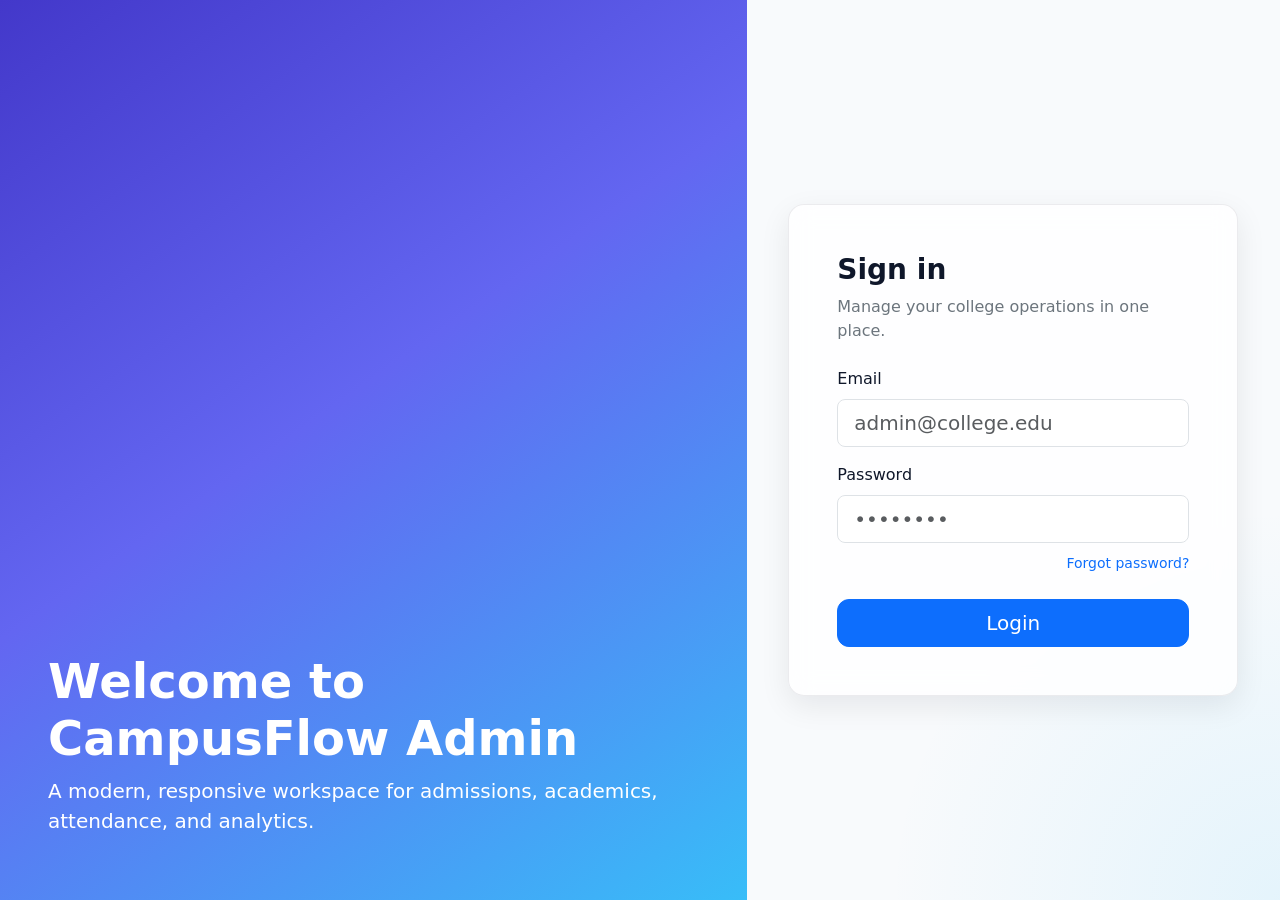
<file: index.html>
<!DOCTYPE html>
<html lang="en">
<head>
  <meta charset="UTF-8" />
  <meta name="viewport" content="width=device-width, initial-scale=1.0" />
  <title>College Admin Panel - Login</title>
  <link href="https://cdn.jsdelivr.net/npm/bootstrap@5.3.3/dist/css/bootstrap.min.css" rel="stylesheet">
  <link rel="stylesheet" href="assets/css/styles.css" />
</head>
<body>
  <main class="container-fluid login-wrapper">
    <div class="row min-vh-100">
      <section class="col-lg-7 d-none d-lg-flex gradient-side p-5 align-items-end">
        <div>
          <h1 class="display-5 fw-bold">Welcome to CampusFlow Admin</h1>
          <p class="lead">A modern, responsive workspace for admissions, academics, attendance, and analytics.</p>
        </div>
      </section>
      <section class="col-lg-5 d-flex align-items-center justify-content-center p-4">
        <div class="glass-card p-4 p-md-5 w-100" style="max-width: 450px;">
          <h2 class="h3 fw-bold mb-2">Sign in</h2>
          <p class="text-secondary mb-4">Manage your college operations in one place.</p>
          <form>
            <div class="mb-3">
              <label class="form-label">Email</label>
              <input type="email" class="form-control form-control-lg" placeholder="admin@college.edu" />
            </div>
            <div class="mb-2">
              <label class="form-label">Password</label>
              <input type="password" class="form-control form-control-lg" placeholder="••••••••" />
            </div>
            <div class="text-end mb-4"><a href="#" class="small text-decoration-none">Forgot password?</a></div>
            <a href="pages/dashboard.html" class="btn btn-primary btn-modern w-100 btn-lg">Login</a>
          </form>
        </div>
      </section>
    </div>
  </main>
</body>
</html>
</file>
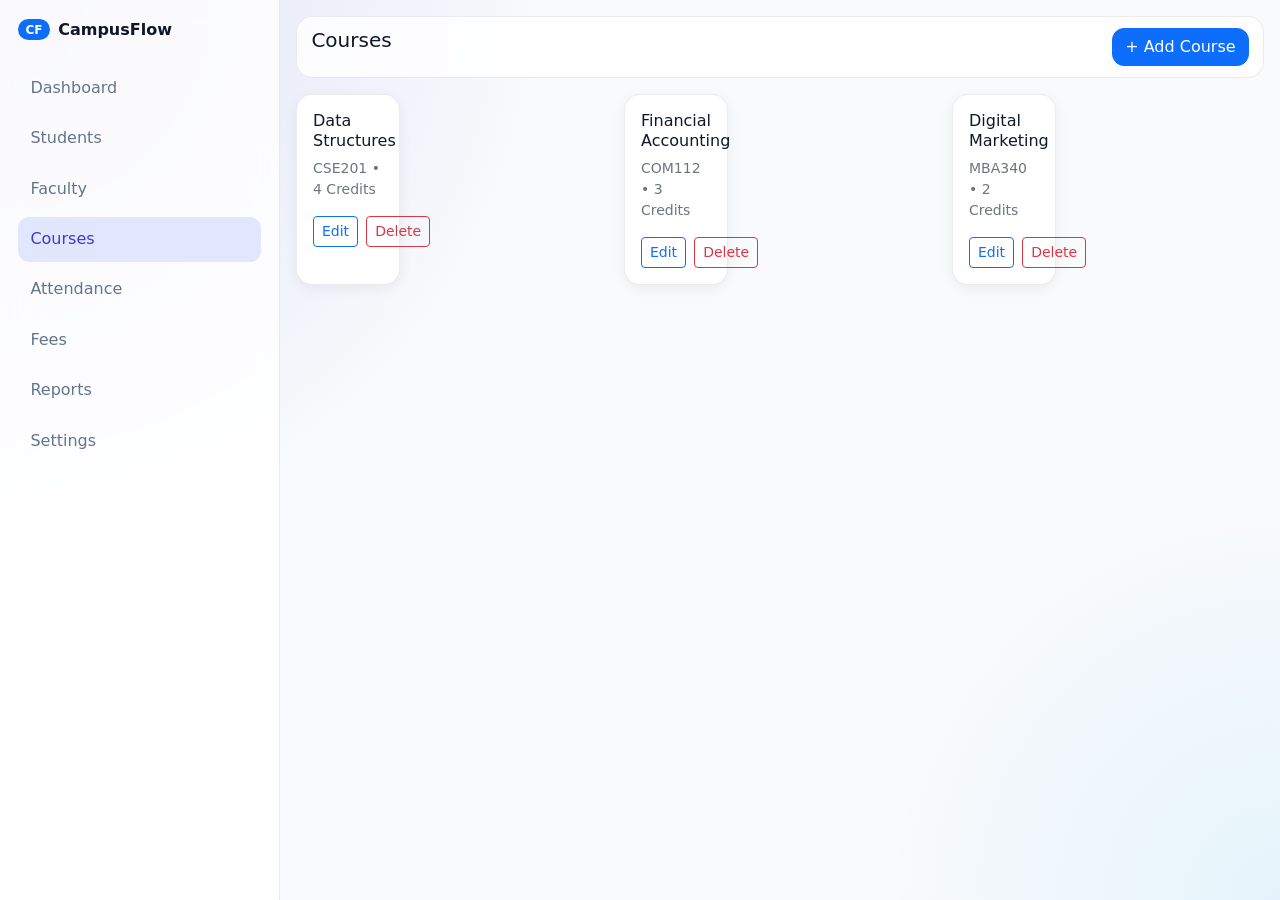
<file: pages/courses.html>
<!DOCTYPE html><html lang='en'><head><meta charset='UTF-8'><meta name='viewport' content='width=device-width, initial-scale=1.0'><title>Courses</title><link href='https://cdn.jsdelivr.net/npm/bootstrap@5.3.3/dist/css/bootstrap.min.css' rel='stylesheet'><link rel='stylesheet' href='../assets/css/styles.css'></head><body><div class='admin-layout'><aside class='sidebar'><div class='d-flex align-items-center gap-2 mb-4'><span class='badge bg-primary rounded-pill'>CF</span><strong class='brand-text'>CampusFlow</strong></div><nav class='nav flex-column'><a class='nav-link' href='dashboard.html'>Dashboard</a><a class='nav-link' href='students.html'>Students</a><a class='nav-link' href='faculty.html'>Faculty</a><a class='nav-link active' href='courses.html'>Courses</a><a class='nav-link' href='attendance.html'>Attendance</a><a class='nav-link' href='fees.html'>Fees</a><a class='nav-link' href='reports.html'>Reports</a><a class='nav-link' href='settings.html'>Settings</a></nav></aside><main class='main-content'><div class='topbar d-flex justify-content-between'><h5 class='mb-0'>Courses</h5><button class='btn btn-primary btn-modern'>+ Add Course</button></div><section class='grid-12'><article class='soft-card p-3 col-4'><h6>Data Structures</h6><p class='small text-secondary'>CSE201 • 4 Credits</p><div class='d-flex gap-2'><button class='btn btn-sm btn-outline-primary'>Edit</button><button class='btn btn-sm btn-outline-danger'>Delete</button></div></article><article class='soft-card p-3 col-4'><h6>Financial Accounting</h6><p class='small text-secondary'>COM112 • 3 Credits</p><div class='d-flex gap-2'><button class='btn btn-sm btn-outline-primary'>Edit</button><button class='btn btn-sm btn-outline-danger'>Delete</button></div></article><article class='soft-card p-3 col-4'><h6>Digital Marketing</h6><p class='small text-secondary'>MBA340 • 2 Credits</p><div class='d-flex gap-2'><button class='btn btn-sm btn-outline-primary'>Edit</button><button class='btn btn-sm btn-outline-danger'>Delete</button></div></article></section></main></div><script src='../assets/js/app.js'></script></body></html>
</file>
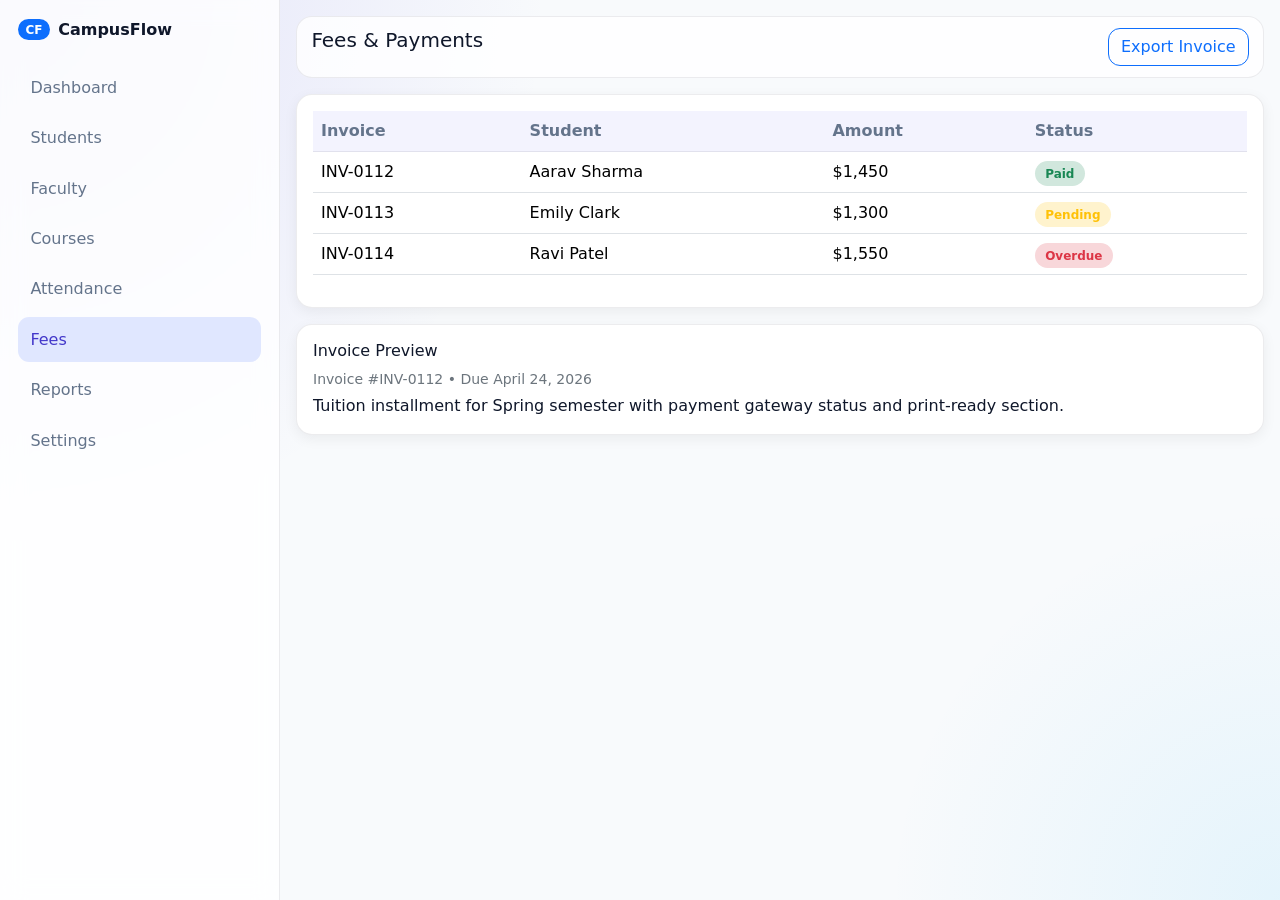
<file: pages/fees.html>
<!DOCTYPE html><html lang='en'><head><meta charset='UTF-8'><meta name='viewport' content='width=device-width, initial-scale=1.0'><title>Fees & Payments</title><link href='https://cdn.jsdelivr.net/npm/bootstrap@5.3.3/dist/css/bootstrap.min.css' rel='stylesheet'><link rel='stylesheet' href='../assets/css/styles.css'></head><body><div class='admin-layout'><aside class='sidebar'><div class='d-flex align-items-center gap-2 mb-4'><span class='badge bg-primary rounded-pill'>CF</span><strong class='brand-text'>CampusFlow</strong></div><nav class='nav flex-column'><a class='nav-link' href='dashboard.html'>Dashboard</a><a class='nav-link' href='students.html'>Students</a><a class='nav-link' href='faculty.html'>Faculty</a><a class='nav-link' href='courses.html'>Courses</a><a class='nav-link' href='attendance.html'>Attendance</a><a class='nav-link active' href='fees.html'>Fees</a><a class='nav-link' href='reports.html'>Reports</a><a class='nav-link' href='settings.html'>Settings</a></nav></aside><main class='main-content'><div class='topbar d-flex justify-content-between'><h5 class='mb-0'>Fees & Payments</h5><button class='btn btn-outline-primary btn-modern'>Export Invoice</button></div><div class='soft-card p-3'><table class='table table-modern'><thead><tr><th>Invoice</th><th>Student</th><th>Amount</th><th>Status</th></tr></thead><tbody><tr><td>INV-0112</td><td>Aarav Sharma</td><td>$1,450</td><td><span class='status-badge bg-success-subtle text-success'>Paid</span></td></tr><tr><td>INV-0113</td><td>Emily Clark</td><td>$1,300</td><td><span class='status-badge bg-warning-subtle text-warning'>Pending</span></td></tr><tr><td>INV-0114</td><td>Ravi Patel</td><td>$1,550</td><td><span class='status-badge bg-danger-subtle text-danger'>Overdue</span></td></tr></tbody></table></div><div class='soft-card p-3 mt-3'><h6>Invoice Preview</h6><p class='small text-secondary mb-1'>Invoice #INV-0112 • Due April 24, 2026</p><p class='mb-0'>Tuition installment for Spring semester with payment gateway status and print-ready section.</p></div></main></div><script src='../assets/js/app.js'></script></body></html>
</file>
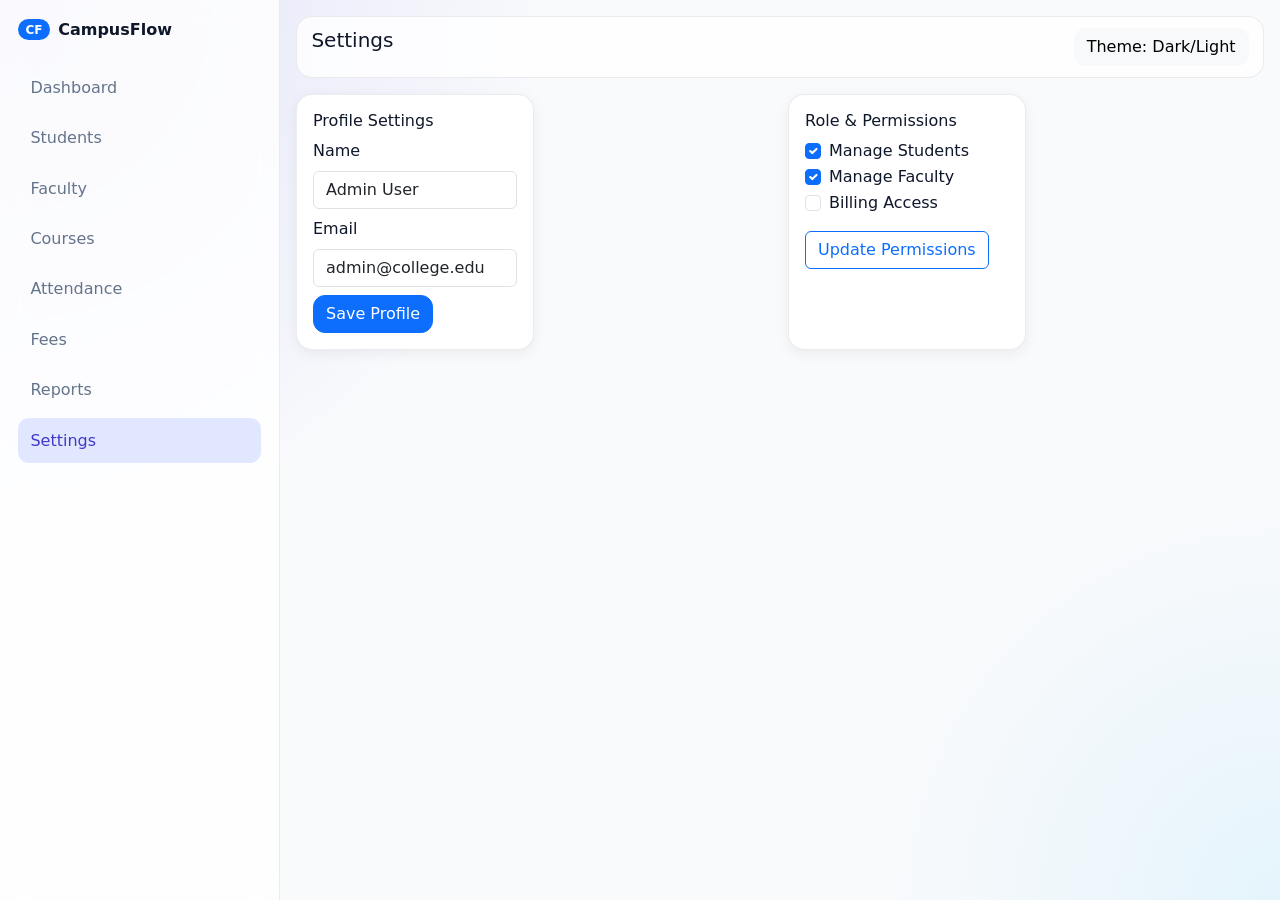
<file: pages/settings.html>
<!DOCTYPE html><html lang='en'><head><meta charset='UTF-8'><meta name='viewport' content='width=device-width, initial-scale=1.0'><title>Settings</title><link href='https://cdn.jsdelivr.net/npm/bootstrap@5.3.3/dist/css/bootstrap.min.css' rel='stylesheet'><link rel='stylesheet' href='../assets/css/styles.css'></head><body><div class='admin-layout'><aside class='sidebar'><div class='d-flex align-items-center gap-2 mb-4'><span class='badge bg-primary rounded-pill'>CF</span><strong class='brand-text'>CampusFlow</strong></div><nav class='nav flex-column'><a class='nav-link' href='dashboard.html'>Dashboard</a><a class='nav-link' href='students.html'>Students</a><a class='nav-link' href='faculty.html'>Faculty</a><a class='nav-link' href='courses.html'>Courses</a><a class='nav-link' href='attendance.html'>Attendance</a><a class='nav-link' href='fees.html'>Fees</a><a class='nav-link' href='reports.html'>Reports</a><a class='nav-link active' href='settings.html'>Settings</a></nav></aside><main class='main-content'><div class='topbar d-flex justify-content-between'><h5 class='mb-0'>Settings</h5><button id='themeToggle' class='btn btn-light btn-modern'>Theme: Dark/Light</button></div><div class='grid-12'><section class='soft-card p-3 col-6'><h6>Profile Settings</h6><div class='mb-2'><label class='form-label'>Name</label><input class='form-control' value='Admin User'></div><div class='mb-2'><label class='form-label'>Email</label><input class='form-control' value='admin@college.edu'></div><button class='btn btn-primary btn-modern'>Save Profile</button></section><section class='soft-card p-3 col-6'><h6>Role & Permissions</h6><div class='form-check'><input class='form-check-input' type='checkbox' checked><label class='form-check-label'>Manage Students</label></div><div class='form-check'><input class='form-check-input' type='checkbox' checked><label class='form-check-label'>Manage Faculty</label></div><div class='form-check mb-3'><input class='form-check-input' type='checkbox'><label class='form-check-label'>Billing Access</label></div><button class='btn btn-outline-primary'>Update Permissions</button></section></div></main></div><script src='../assets/js/app.js'></script></body></html>
</file>
<file: assets/css/styles.css>
:root {
  --primary: #4f46e5;
  --primary-600: #4338ca;
  --primary-100: #e0e7ff;
  --bg: #f8fafc;
  --surface: rgba(255, 255, 255, 0.82);
  --surface-solid: #ffffff;
  --text: #0f172a;
  --muted: #64748b;
  --border: rgba(15, 23, 42, 0.08);
  --success: #16a34a;
  --warning: #d97706;
  --danger: #dc2626;
  --shadow-soft: 0 10px 30px rgba(2, 6, 23, 0.08);
  --shadow-card: 0 4px 14px rgba(2, 6, 23, 0.06);
}

:root[data-theme='dark'] {
  --bg: #0b1220;
  --surface: rgba(15, 23, 42, 0.8);
  --surface-solid: #0f172a;
  --text: #e2e8f0;
  --muted: #94a3b8;
  --border: rgba(148, 163, 184, 0.2);
  --primary-100: rgba(79, 70, 229, 0.25);
  --shadow-soft: 0 12px 28px rgba(2, 6, 23, 0.35);
  --shadow-card: 0 4px 14px rgba(2, 6, 23, 0.35);
}

* { box-sizing: border-box; }
body {
  font-family: 'Inter', 'Poppins', system-ui, sans-serif;
  color: var(--text);
  background:
    radial-gradient(circle at 0% 0%, rgba(79, 70, 229, 0.14), transparent 35%),
    radial-gradient(circle at 100% 100%, rgba(56, 189, 248, 0.1), transparent 25%),
    var(--bg);
  min-height: 100vh;
}

.glass-card {
  background: var(--surface);
  backdrop-filter: blur(12px);
  border: 1px solid var(--border);
  border-radius: 1rem;
  box-shadow: var(--shadow-soft);
}

.soft-card {
  border: 1px solid var(--border);
  border-radius: 1rem;
  background: var(--surface-solid);
  box-shadow: var(--shadow-card);
}

.btn-modern {
  border-radius: 0.75rem;
  transition: transform .2s ease, box-shadow .2s ease;
}
.btn-modern:hover {
  transform: translateY(-1px);
  box-shadow: 0 8px 18px rgba(79, 70, 229, .22);
}

.login-wrapper {
  min-height: 100vh;
}
.gradient-side {
  background: linear-gradient(145deg, #4338ca 0%, #6366f1 45%, #38bdf8 100%);
  color: #fff;
}

.admin-layout {
  display: grid;
  grid-template-columns: 280px 1fr;
  min-height: 100vh;
}
.sidebar {
  position: sticky;
  top: 0;
  height: 100vh;
  padding: 1.1rem;
  border-right: 1px solid var(--border);
  background: var(--surface);
  backdrop-filter: blur(12px);
}
.sidebar .nav-link {
  color: var(--muted);
  border-radius: .7rem;
  display: flex;
  align-items: center;
  gap: .6rem;
  padding: .65rem .8rem;
  margin-bottom: .35rem;
}
.sidebar .nav-link.active,
.sidebar .nav-link:hover {
  color: var(--primary-600);
  background: var(--primary-100);
}
.main-content {
  padding: 1rem;
}
.topbar {
  background: var(--surface);
  border: 1px solid var(--border);
  border-radius: 1rem;
  padding: .7rem .9rem;
  margin-bottom: 1rem;
}
.metric-card .label { color: var(--muted); font-size: .87rem; }
.metric-card .value { font-weight: 700; font-size: 1.6rem; }
.metric-trend { font-size: .82rem; }

.table-modern thead th {
  background: rgba(99, 102, 241, .08);
  border-bottom: 1px solid var(--border);
  color: var(--muted);
}
.table-modern td { vertical-align: middle; }
.avatar-sm { width: 36px; height: 36px; border-radius: 50%; object-fit: cover; }
.status-badge { font-weight: 600; border-radius: 999px; padding: .35rem .65rem; font-size: .75rem; }

.panel-right {
  position: fixed;
  right: -360px;
  top: 0;
  width: 340px;
  height: 100vh;
  background: var(--surface-solid);
  border-left: 1px solid var(--border);
  transition: right .28s ease;
  z-index: 1045;
}
.panel-right.open { right: 0; }

.grid-12 { display: grid; grid-template-columns: repeat(12, minmax(0, 1fr)); gap: 1rem; }
.col-12 { grid-column: span 12; }
.col-6 { grid-column: span 6; }
.col-4 { grid-column: span 4; }
.col-3 { grid-column: span 3; }

@media (max-width: 991px) {
  .admin-layout { grid-template-columns: 80px 1fr; }
  .sidebar .brand-text, .sidebar .nav-text { display: none; }
}

@media (max-width: 767px) {
  .admin-layout { grid-template-columns: 1fr; }
  .sidebar {
    position: fixed;
    left: -290px;
    z-index: 1050;
    width: 280px;
    transition: left .26s ease;
  }
  .sidebar.open { left: 0; }
  .col-6, .col-4 { grid-column: span 12; }
}

.fade-in { animation: fade .28s ease; }
@keyframes fade {
  from { opacity: 0; transform: translateY(5px); }
  to { opacity: 1; transform: translateY(0); }
}
</file>
